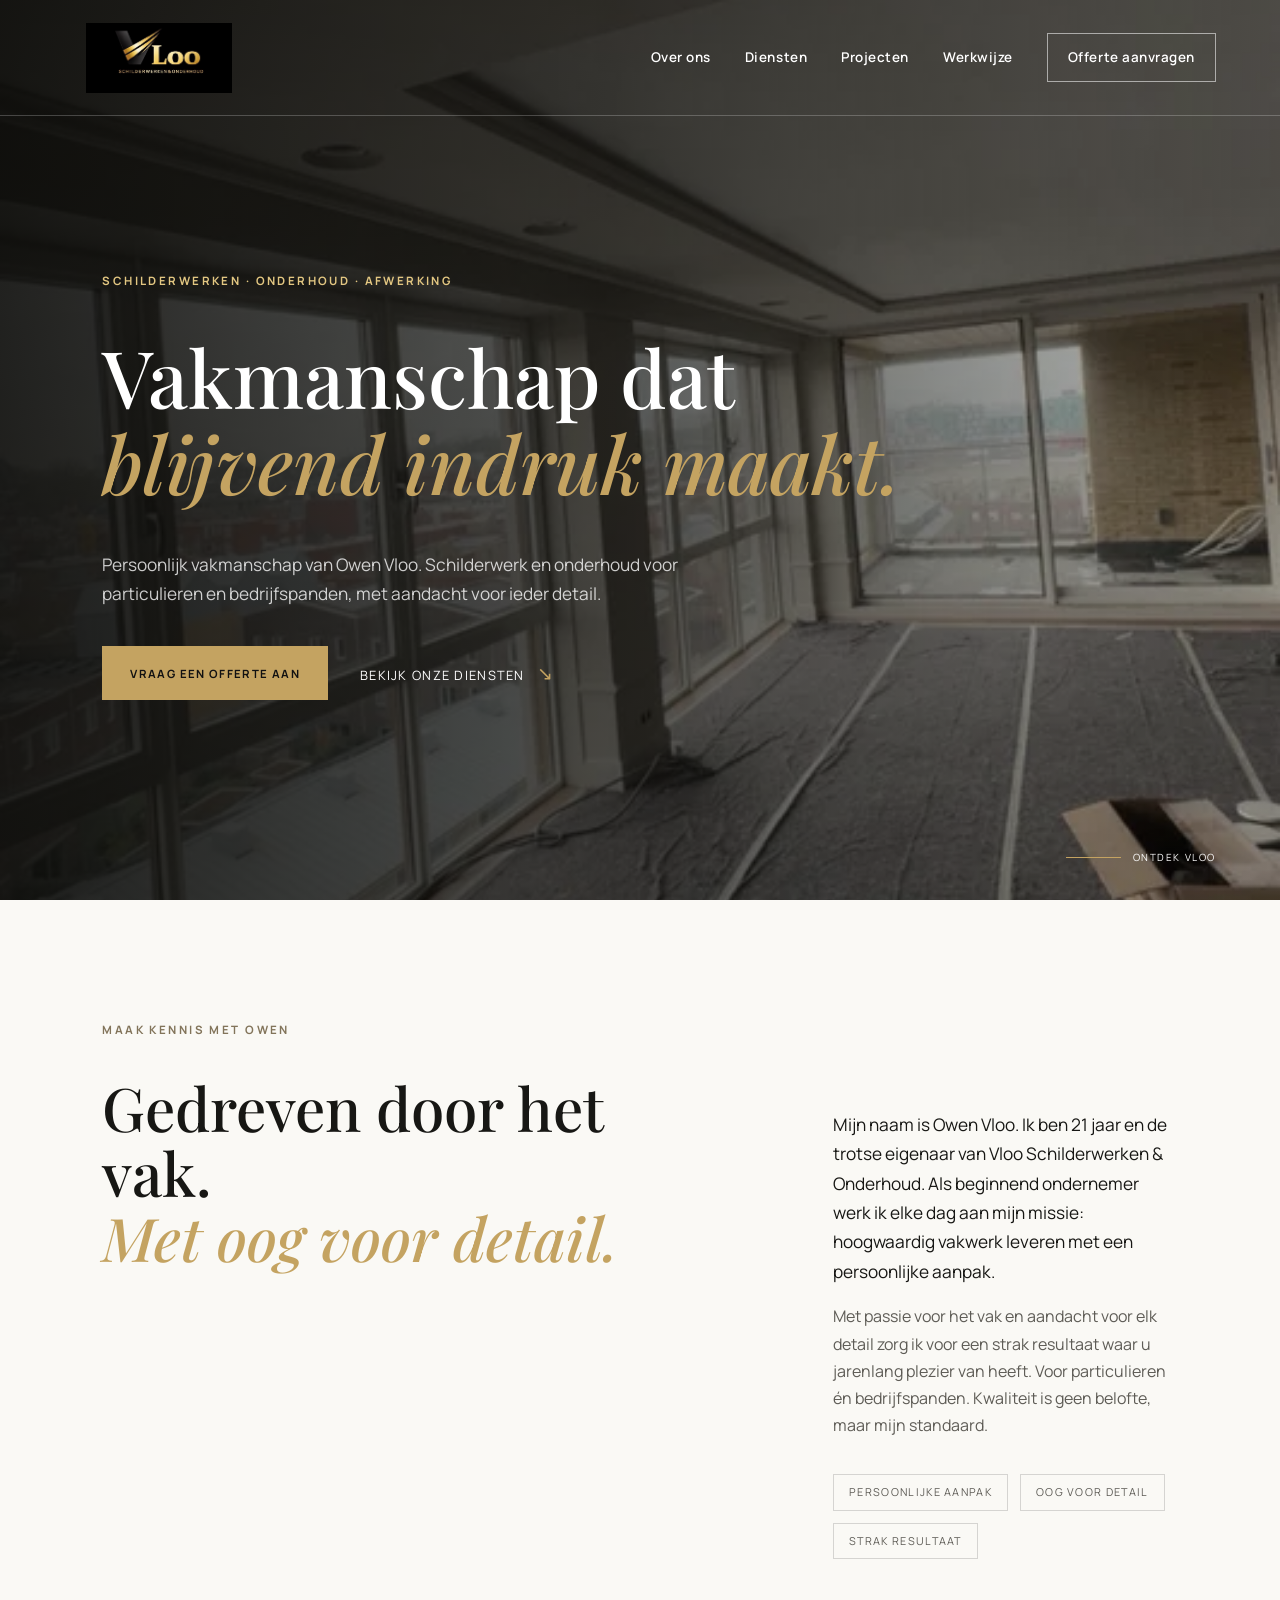
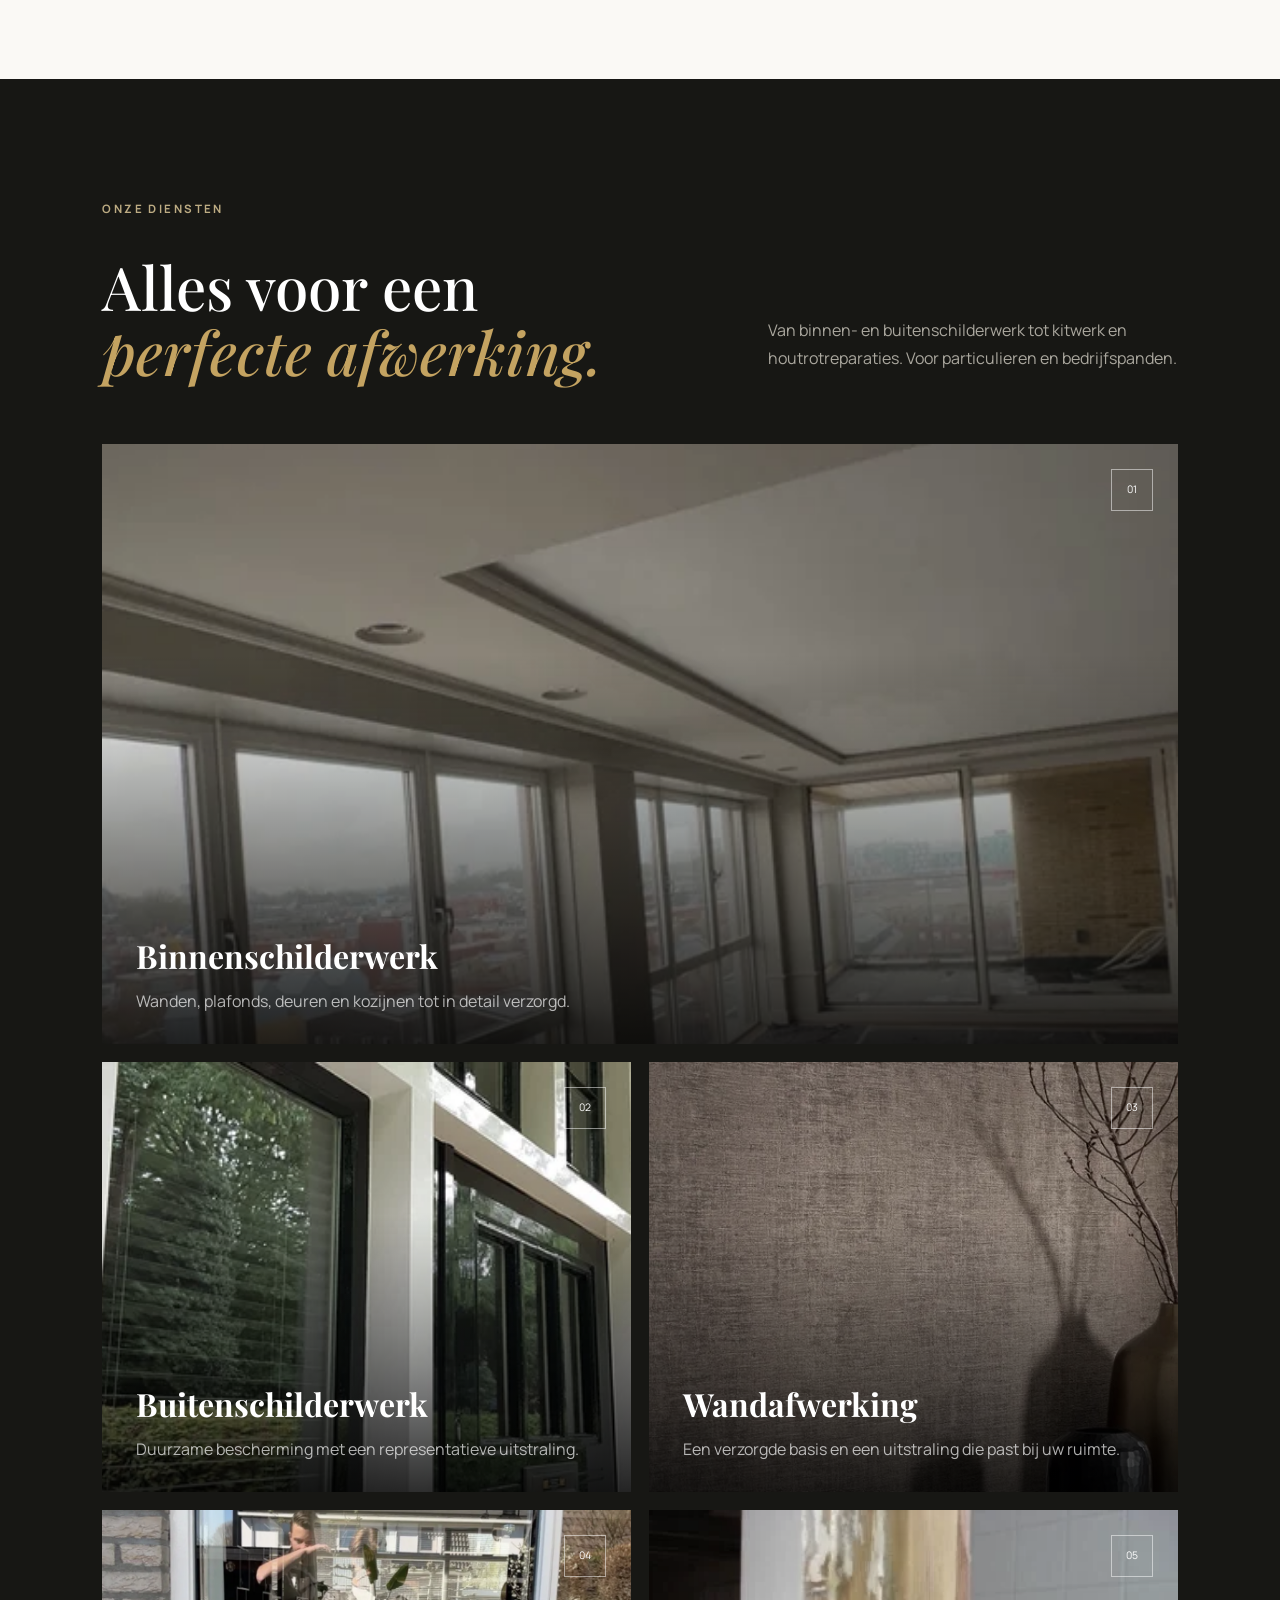
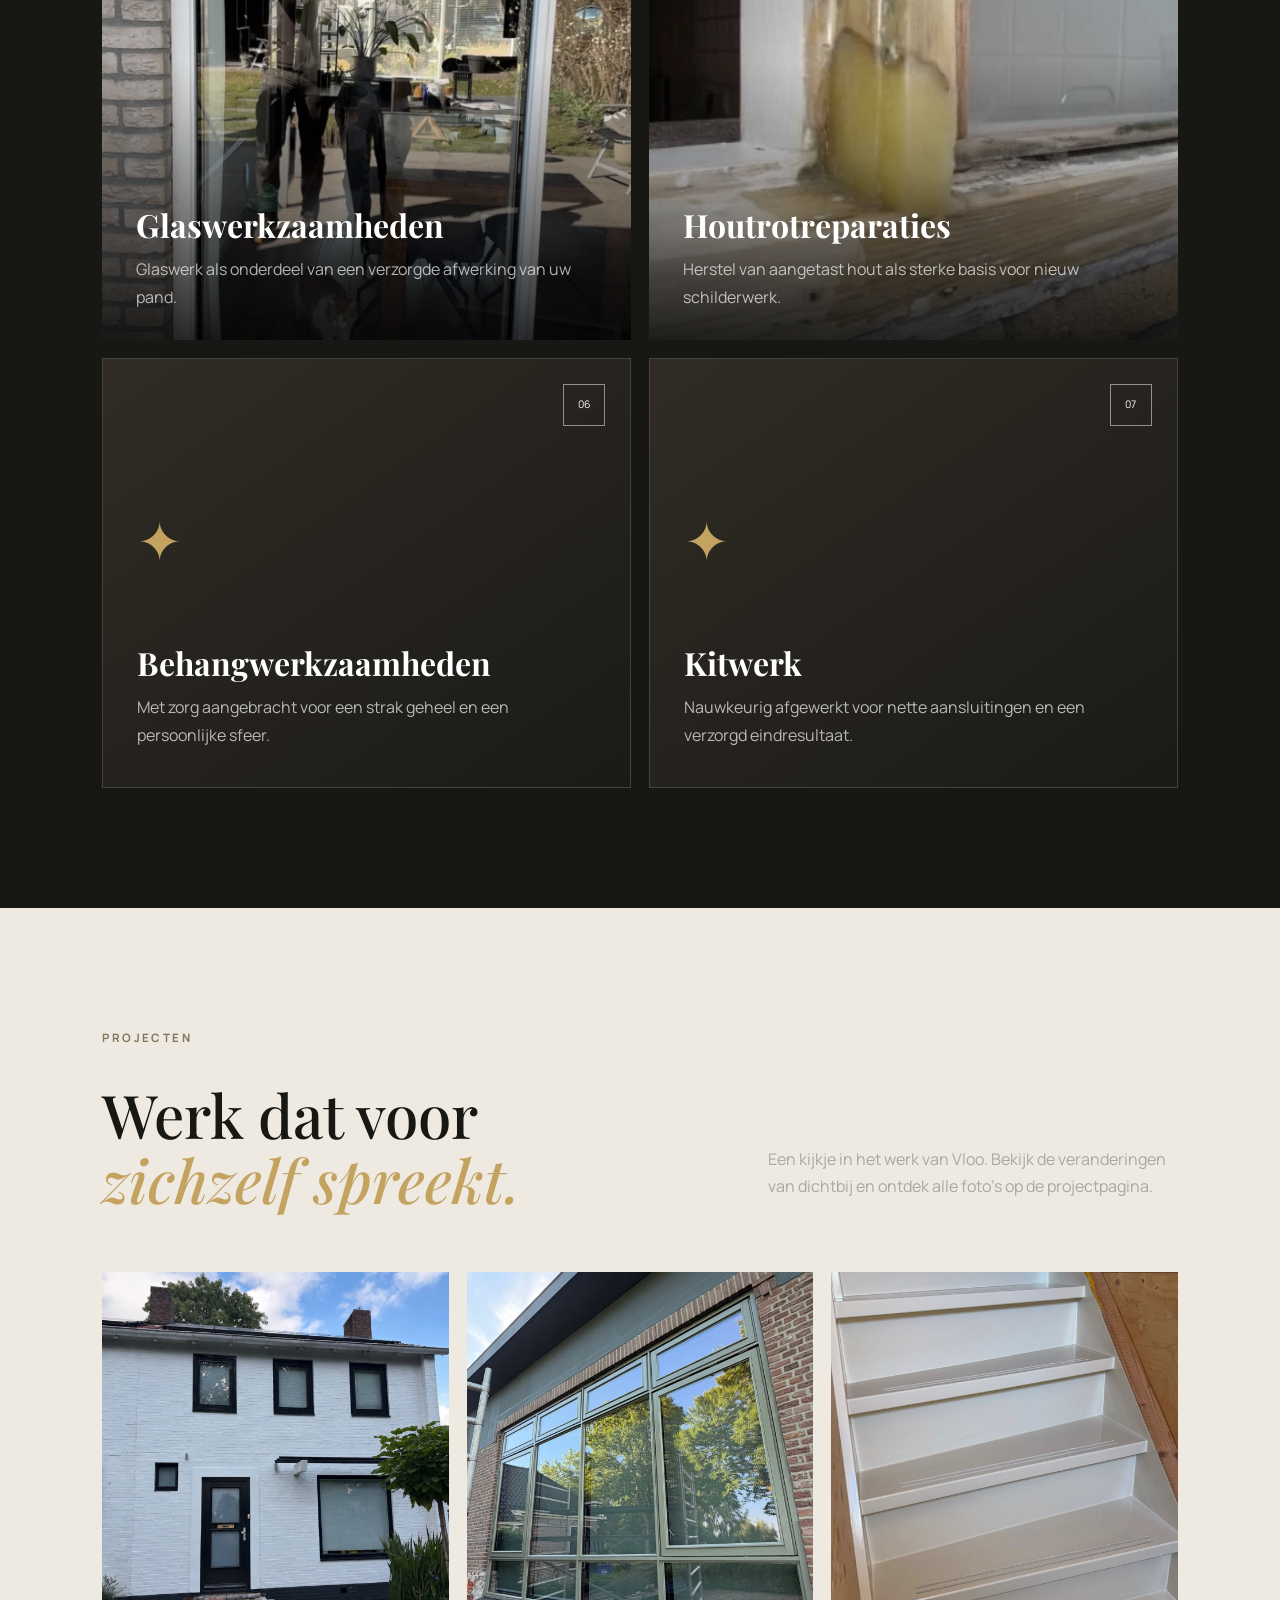
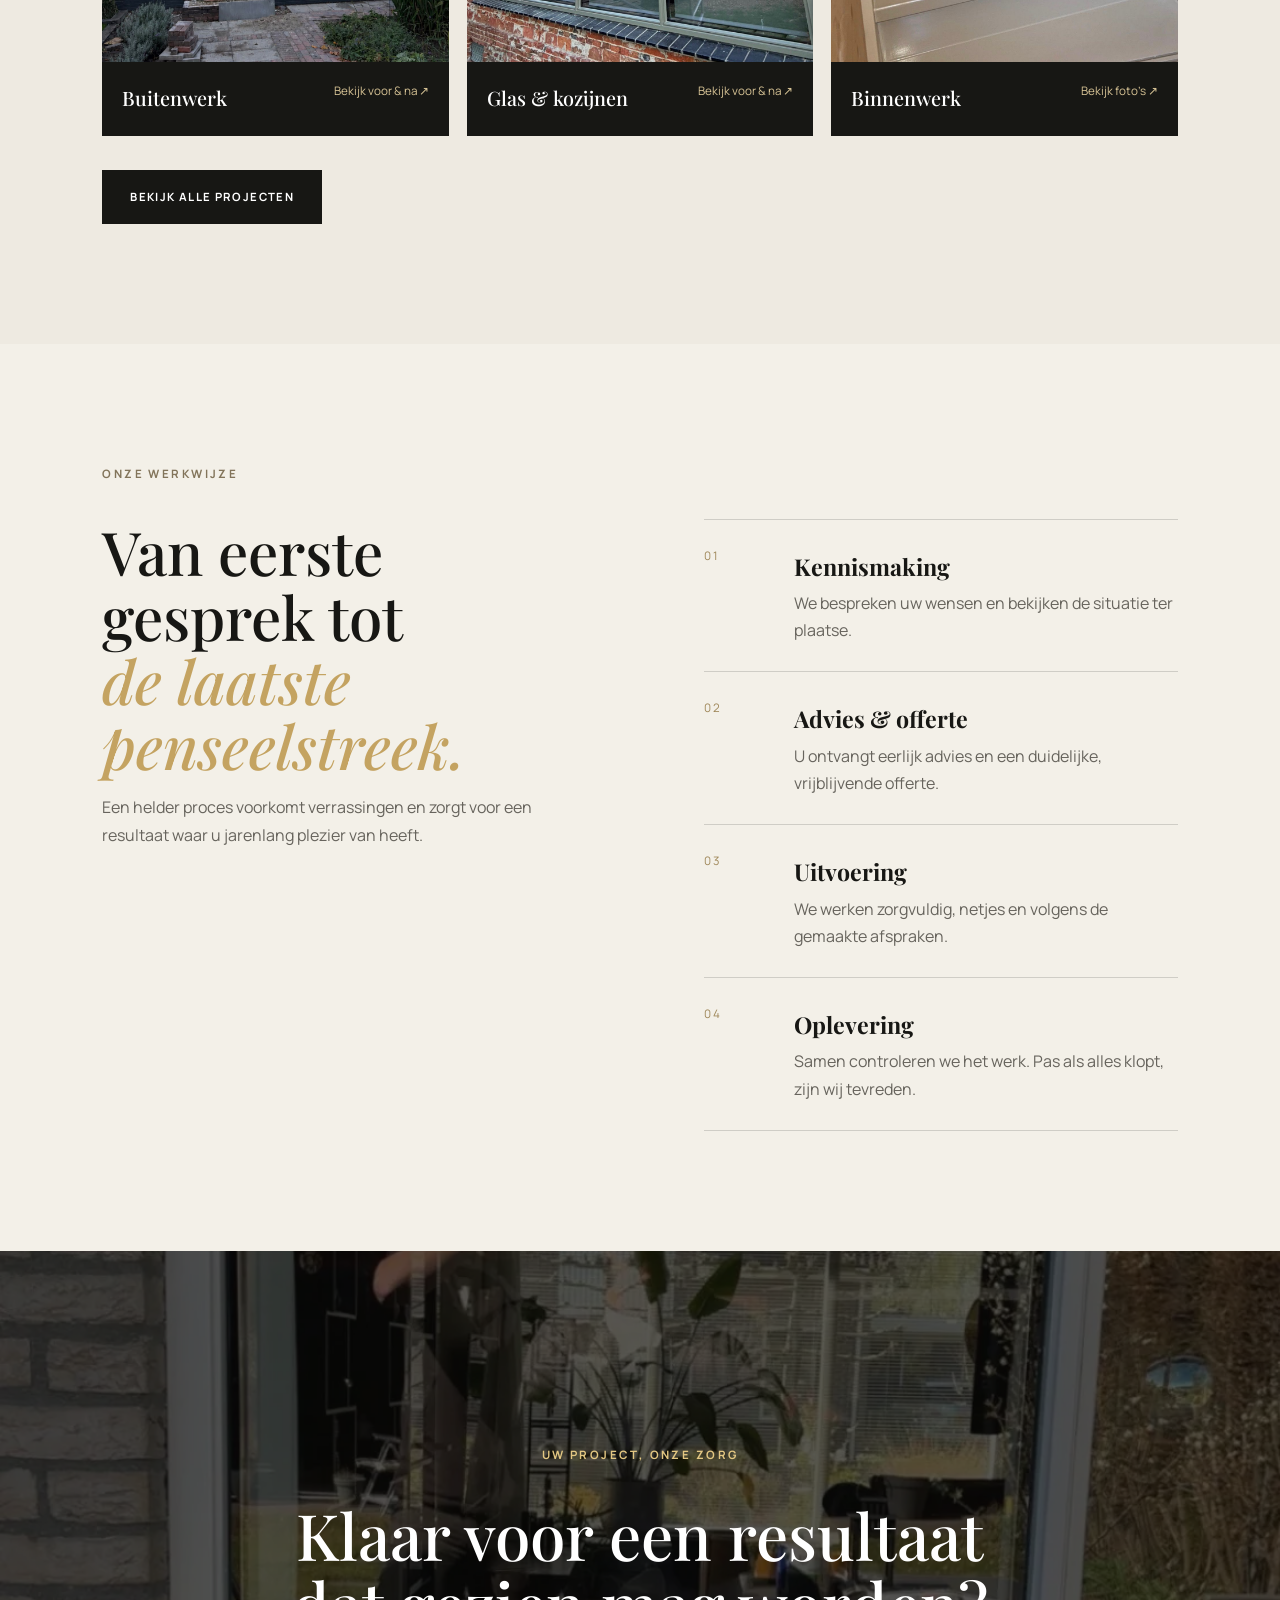
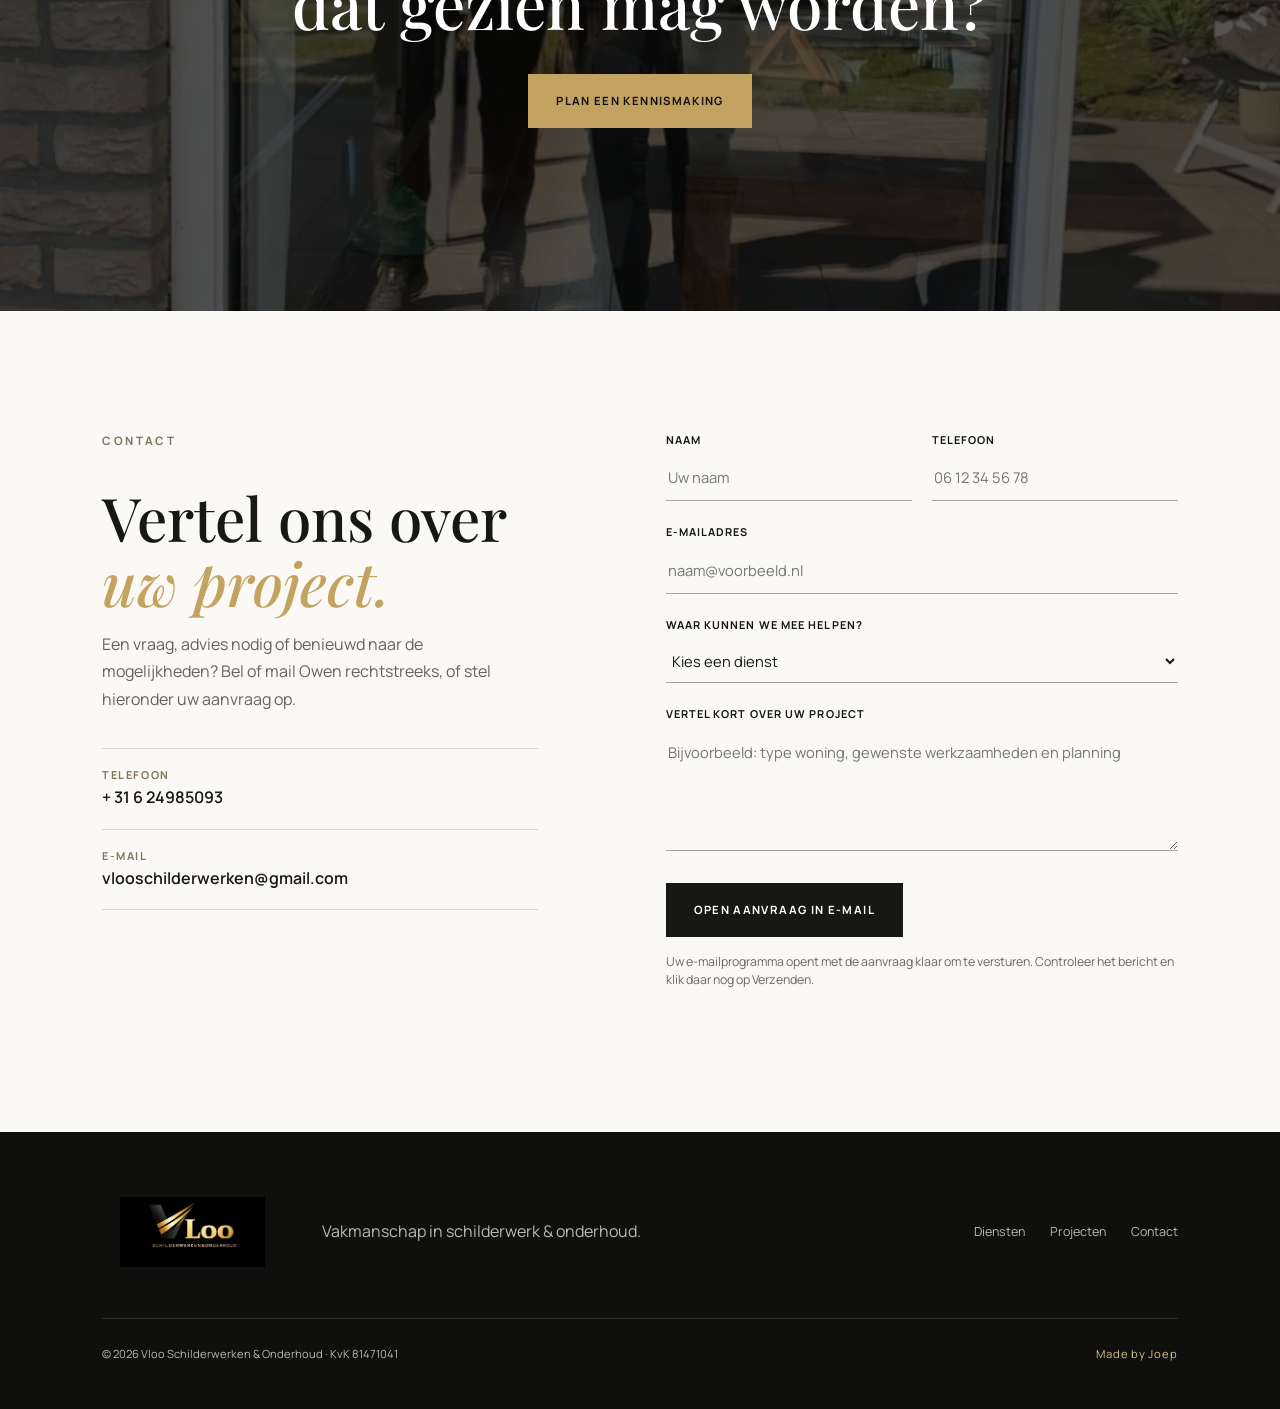
<file: index.html>
<!doctype html>
<html lang="nl">
<head>
  <meta charset="UTF-8">
  <meta name="viewport" content="width=device-width, initial-scale=1.0">
  <meta name="description" content="Owen Vloo verzorgt binnen- en buitenschilderwerk, behangwerk, kitwerk, glaswerk en houtrotreparatie voor particulieren en bedrijfspanden.">
  <title>Vloo | Schilderwerken & Onderhoud</title>
  <link rel="preconnect" href="https://fonts.googleapis.com">
  <link rel="preconnect" href="https://fonts.gstatic.com" crossorigin>
  <link href="https://fonts.googleapis.com/css2?family=Manrope:wght@400;500;600;700&family=Playfair+Display:wght@500;600&display=swap" rel="stylesheet">
  <link rel="stylesheet" href="css/style.css">
</head>
<body>
  <header class="site-header" id="top">
    <a class="brand" href="#top" aria-label="Vloo home">
      <img src="images/logo.webp" alt="Vloo Schilderwerken & Onderhoud">
    </a>
    <button class="menu-toggle" aria-expanded="false" aria-controls="main-nav" aria-label="Menu openen">
      <span></span><span></span>
    </button>
    <nav id="main-nav" class="main-nav" aria-label="Hoofdnavigatie">
      <a href="#over">Over ons</a>
      <a href="#diensten">Diensten</a>
      <a href="projecten.html">Projecten</a>
      <a href="#werkwijze">Werkwijze</a>
      <a href="#contact" class="nav-cta">Offerte aanvragen</a>
    </nav>
  </header>

  <main>
    <section class="hero">
      <div class="hero-image" role="img" aria-label="Licht en strak afgewerkt interieur"></div>
      <div class="hero-overlay"></div>
      <div class="hero-content reveal">
        <p class="eyebrow">Schilderwerken · Onderhoud · Afwerking</p>
        <h1>Vakmanschap dat<br><em>blijvend indruk maakt.</em></h1>
        <p class="hero-copy">Persoonlijk vakmanschap van Owen Vloo. Schilderwerk en onderhoud voor particulieren en bedrijfspanden, met aandacht voor ieder detail.</p>
        <div class="hero-actions">
          <a class="button button-gold" href="#contact">Vraag een offerte aan</a>
          <a class="text-link" href="#diensten">Bekijk onze diensten <span>↘</span></a>
        </div>
      </div>
      <a class="scroll-cue" href="#over" aria-label="Scroll naar beneden"><span></span>Ontdek Vloo</a>
    </section>

    <section class="intro section" id="over">
      <div class="section-label reveal">Maak kennis met Owen</div>
      <div class="intro-grid">
        <h2 class="reveal">Gedreven door het vak.<br><em>Met oog voor detail.</em></h2>
        <div class="intro-copy reveal">
          <p>Mijn naam is Owen Vloo. Ik ben 21 jaar en de trotse eigenaar van Vloo Schilderwerken &amp; Onderhoud. Als beginnend ondernemer werk ik elke dag aan mijn missie: hoogwaardig vakwerk leveren met een persoonlijke aanpak.</p>
          <p>Met passie voor het vak en aandacht voor elk detail zorg ik voor een strak resultaat waar u jarenlang plezier van heeft. Voor particulieren én bedrijfspanden. Kwaliteit is geen belofte, maar mijn standaard.</p>
          <div class="qualities">
            <span>Persoonlijke aanpak</span><span>Oog voor detail</span><span>Strak resultaat</span>
          </div>
        </div>
      </div>
    </section>

    <section class="services section" id="diensten">
      <div class="section-heading reveal">
        <div>
          <div class="section-label">Onze diensten</div>
          <h2>Alles voor een<br><em>perfecte afwerking.</em></h2>
        </div>
        <p>Van binnen- en buitenschilderwerk tot kitwerk en houtrotreparaties. Voor particulieren en bedrijfspanden.</p>
      </div>
      <div class="service-grid">
        <article class="service-card service-large reveal">
          <img src="images/binnenwerk.webp" alt="Strak afgewerkt schilderwerk in een licht appartement">
          <div class="service-shade"></div><div class="service-number">01</div>
          <div class="service-info"><h3>Binnenschilderwerk</h3><p>Wanden, plafonds, deuren en kozijnen tot in detail verzorgd.</p></div>
        </article>
        <article class="service-card reveal">
          <img src="images/buitenwerk.webp" alt="Net geschilderde zwarte voordeur en witte kozijnen">
          <div class="service-shade"></div><div class="service-number">02</div>
          <div class="service-info"><h3>Buitenschilderwerk</h3><p>Duurzame bescherming met een representatieve uitstraling.</p></div>
        </article>
        <article class="service-card reveal">
          <img src="images/wandafwerking.webp" alt="Luxe decoratieve wandafwerking">
          <div class="service-shade"></div><div class="service-number">03</div>
          <div class="service-info"><h3>Wandafwerking</h3><p>Een verzorgde basis en een uitstraling die past bij uw ruimte.</p></div>
        </article>
        <article class="service-card reveal">
          <img src="images/glaswerkzaamheden.webp" alt="Plaatsing en onderhoud van groot raamglas">
          <div class="service-shade"></div><div class="service-number">04</div>
          <div class="service-info"><h3>Glaswerkzaamheden</h3><p>Glaswerk als onderdeel van een verzorgde afwerking van uw pand.</p></div>
        </article>
        <article class="service-card reveal">
          <img src="images/reparatie.webp" alt="Houtreparatie aan een kozijn">
          <div class="service-shade"></div><div class="service-number">05</div>
          <div class="service-info"><h3>Houtrotreparaties</h3><p>Herstel van aangetast hout als sterke basis voor nieuw schilderwerk.</p></div>
        </article>
        <article class="service-card service-text-card reveal">
          <div class="service-number">06</div>
          <div class="service-info"><span class="service-symbol" aria-hidden="true">✦</span><h3>Behangwerkzaamheden</h3><p>Met zorg aangebracht voor een strak geheel en een persoonlijke sfeer.</p></div>
        </article>
        <article class="service-card service-text-card reveal">
          <div class="service-number">07</div>
          <div class="service-info"><span class="service-symbol" aria-hidden="true">✦</span><h3>Kitwerk</h3><p>Nauwkeurig afgewerkt voor nette aansluitingen en een verzorgd eindresultaat.</p></div>
        </article>
      </div>
    </section>

    <section class="featured-projects section" id="projecten">
      <div class="section-heading reveal">
        <div><div class="section-label">Projecten</div><h2>Werk dat voor<br><em>zichzelf spreekt.</em></h2></div>
        <p>Een kijkje in het werk van Vloo. Bekijk de veranderingen van dichtbij en ontdek alle foto's op de projectpagina.</p>
      </div>
      <div class="featured-grid">
        <a class="featured-card reveal" href="projecten.html#buitenwerk"><img src="images/projecten/na-buitenwerk.jpg" alt="Resultaat van geschilderde witte gevel met donkere kozijnen" loading="lazy"><span><strong>Buitenwerk</strong><small>Bekijk voor &amp; na ↗</small></span></a>
        <a class="featured-card reveal" href="projecten.html#glaswerk"><img src="images/projecten/na-glaswerk.jpg" alt="Resultaat van strak afgewerkte raamkozijnen" loading="lazy"><span><strong>Glas &amp; kozijnen</strong><small>Bekijk voor &amp; na ↗</small></span></a>
        <a class="featured-card reveal" href="projecten.html#binnenwerk"><img src="images/projecten/binnenwerk-trap.jpg" alt="Afgewerkte trap en binnenwerk" loading="lazy"><span><strong>Binnenwerk</strong><small>Bekijk foto's ↗</small></span></a>
      </div>
      <a class="button button-dark all-projects-link" href="projecten.html">Bekijk alle projecten</a>
    </section>

    <section class="process section" id="werkwijze">
      <div class="section-label reveal">Onze werkwijze</div>
      <div class="process-grid">
        <div class="process-intro reveal"><h2>Van eerste gesprek tot<br><em>de laatste penseelstreek.</em></h2><p>Een helder proces voorkomt verrassingen en zorgt voor een resultaat waar u jarenlang plezier van heeft.</p></div>
        <ol class="steps">
          <li class="reveal"><span>01</span><div><h3>Kennismaking</h3><p>We bespreken uw wensen en bekijken de situatie ter plaatse.</p></div></li>
          <li class="reveal"><span>02</span><div><h3>Advies & offerte</h3><p>U ontvangt eerlijk advies en een duidelijke, vrijblijvende offerte.</p></div></li>
          <li class="reveal"><span>03</span><div><h3>Uitvoering</h3><p>We werken zorgvuldig, netjes en volgens de gemaakte afspraken.</p></div></li>
          <li class="reveal"><span>04</span><div><h3>Oplevering</h3><p>Samen controleren we het werk. Pas als alles klopt, zijn wij tevreden.</p></div></li>
        </ol>
      </div>
    </section>

    <section class="quote-banner">
      <div class="quote-image"></div><div class="quote-overlay"></div>
      <div class="quote-content reveal"><p class="eyebrow">Uw project, onze zorg</p><h2>Klaar voor een resultaat<br>dat gezien mag worden?</h2><a class="button button-gold" href="#contact">Plan een kennismaking</a></div>
    </section>

    <section class="contact section" id="contact">
      <div class="contact-copy reveal">
        <div class="section-label">Contact</div>
        <h2>Vertel ons over<br><em>uw project.</em></h2>
        <p>Een vraag, advies nodig of benieuwd naar de mogelijkheden? Bel of mail Owen rechtstreeks, of stel hieronder uw aanvraag op.</p>
        <div class="contact-details"><a href="tel:+31624985093"><span>Telefoon</span>+ 31 6 24985093</a><a href="mailto:vlooschilderwerken@gmail.com"><span>E-mail</span>vlooschilderwerken@gmail.com</a></div>
      </div>
      <form class="contact-form reveal" id="offer-form">
        <div class="form-row"><label>Naam<input type="text" name="naam" required autocomplete="name" placeholder="Uw naam"></label><label>Telefoon<input type="tel" name="telefoon" required autocomplete="tel" placeholder="06 12 34 56 78"></label></div>
        <label>E-mailadres<input type="email" name="email" required autocomplete="email" placeholder="naam@voorbeeld.nl"></label>
        <label>Waar kunnen we mee helpen?<select name="dienst" required><option value="">Kies een dienst</option><option>Binnenschilderwerk</option><option>Buitenschilderwerk</option><option>Wandafwerking</option><option>Behangwerkzaamheden</option><option>Kitwerk</option><option>Glaswerkzaamheden</option><option>Houtrotreparaties</option><option>Anders</option></select></label>
        <label>Vertel kort over uw project<textarea name="bericht" rows="4" placeholder="Bijvoorbeeld: type woning, gewenste werkzaamheden en planning"></textarea></label>
        <button class="button button-dark" type="submit">Open aanvraag in e-mail</button>
        <p class="form-hint">Uw e-mailprogramma opent met de aanvraag klaar om te versturen. Controleer het bericht en klik daar nog op Verzenden.</p>
        <p class="form-status" aria-live="polite"></p>
      </form>
    </section>
  </main>

  <footer>
    <a class="brand footer-brand" href="#top"><img src="images/logo.webp" alt="Vloo Schilderwerken & Onderhoud"></a>
    <p>Vakmanschap in schilderwerk & onderhoud.</p>
    <div class="footer-links"><a href="#diensten">Diensten</a><a href="projecten.html">Projecten</a><a href="#contact">Contact</a></div>
    <p class="copyright">© <span id="year"></span> Vloo Schilderwerken &amp; Onderhoud · KvK 81471041 <span class="footer-credit">Made by Joep</span></p>
  </footer>
  <script src="js/script.js"></script>
</body>
</html>
</file>
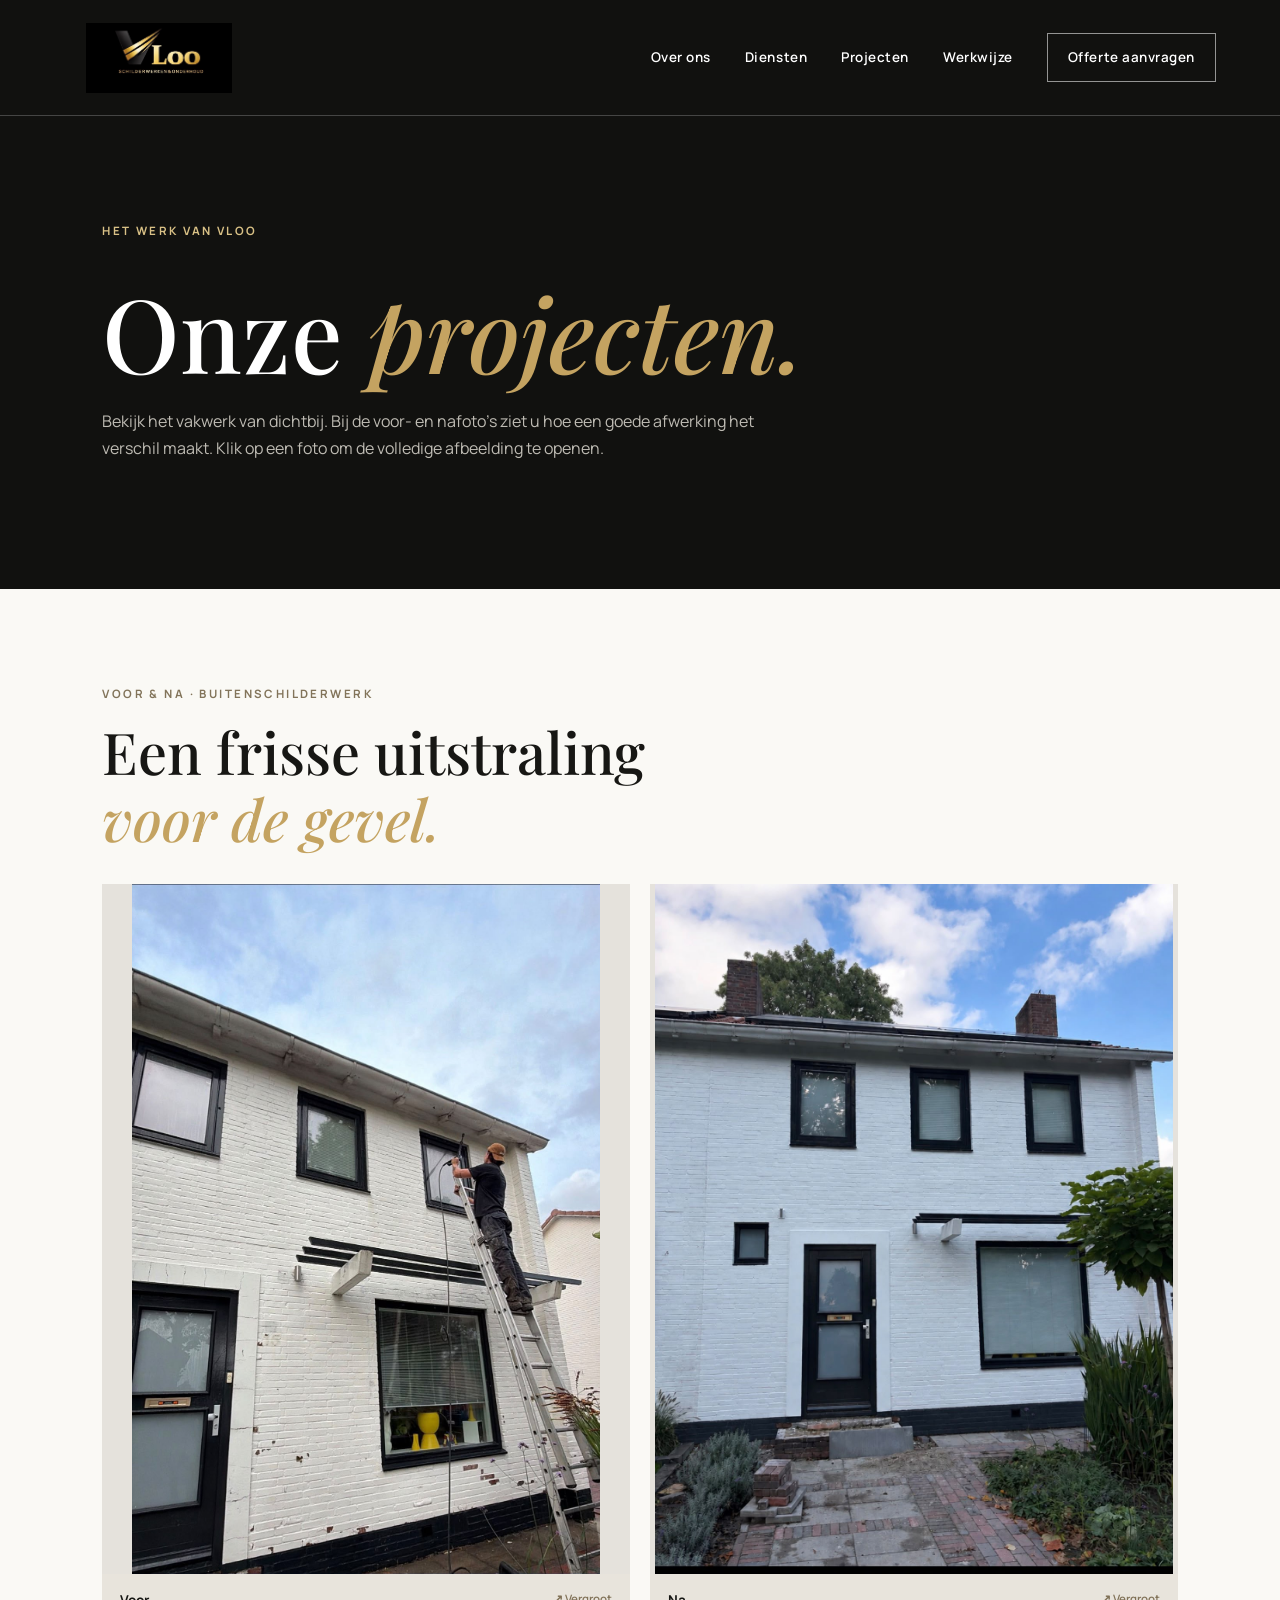
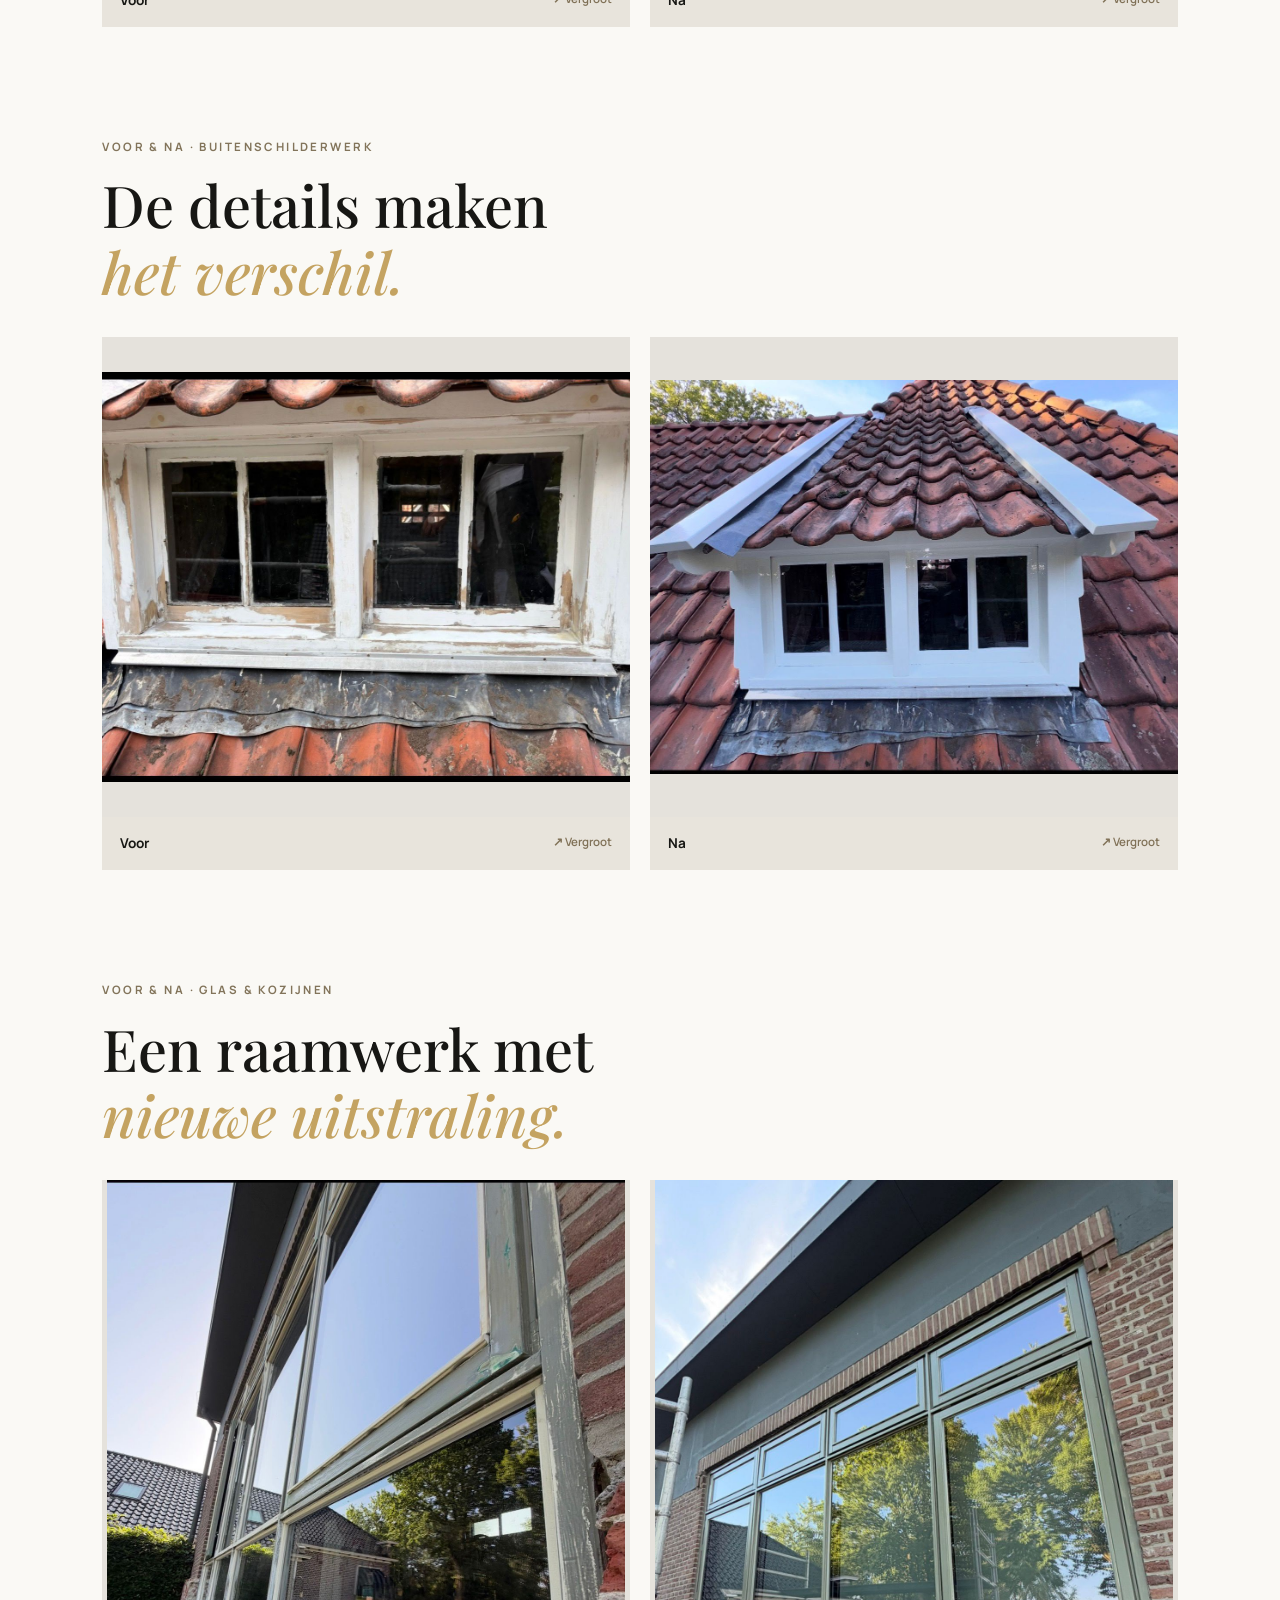
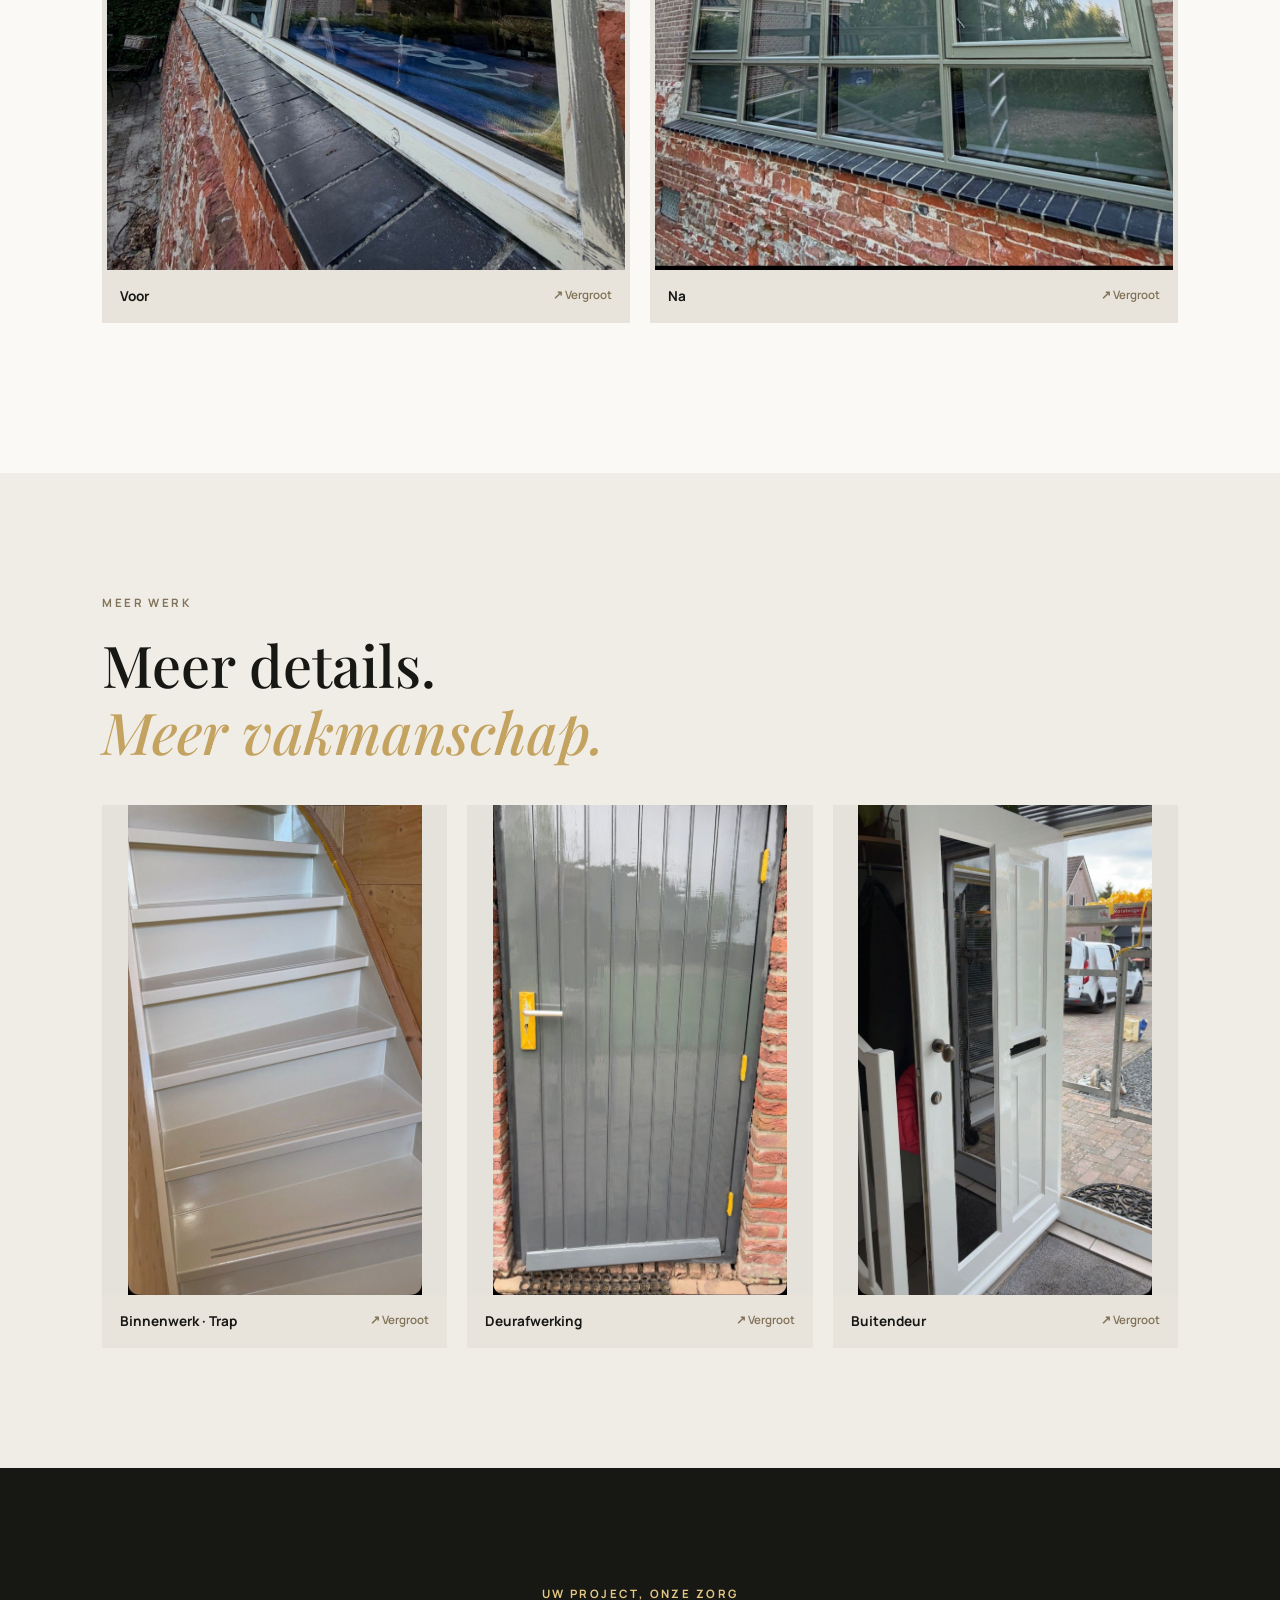
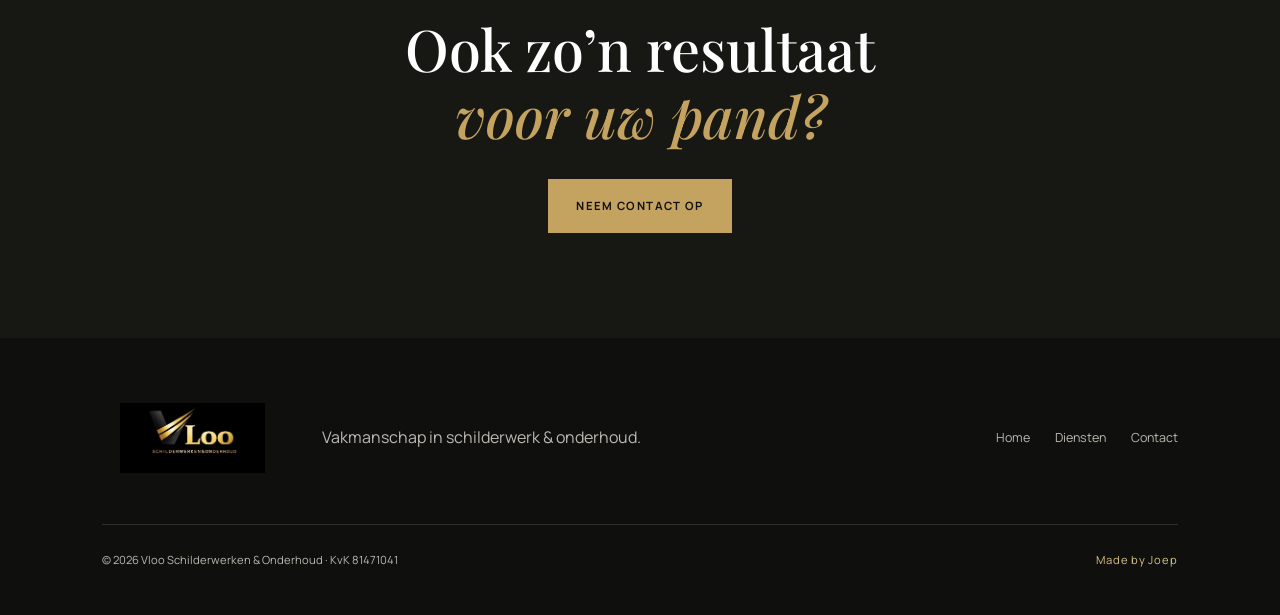
<file: projecten.html>
<!doctype html>
<html lang="nl">
<head>
  <meta charset="UTF-8">
  <meta name="viewport" content="width=device-width, initial-scale=1.0">
  <meta name="description" content="Bekijk de projecten van Vloo Schilderwerken & Onderhoud, inclusief voor- en nafoto's van buitenwerk en glas- en kozijnwerk.">
  <title>Projecten | Vloo Schilderwerken & Onderhoud</title>
  <link rel="preconnect" href="https://fonts.googleapis.com">
  <link rel="preconnect" href="https://fonts.gstatic.com" crossorigin>
  <link href="https://fonts.googleapis.com/css2?family=Manrope:wght@400;500;600;700&family=Playfair+Display:wght@500;600&display=swap" rel="stylesheet">
  <link rel="stylesheet" href="css/style.css">
</head>
<body class="projects-page">
  <header class="site-header" id="top">
    <a class="brand" href="index.html" aria-label="Vloo home"><img src="images/logo.webp" alt="Vloo Schilderwerken & Onderhoud"></a>
    <button class="menu-toggle" aria-expanded="false" aria-controls="main-nav" aria-label="Menu openen"><span></span><span></span></button>
    <nav id="main-nav" class="main-nav" aria-label="Hoofdnavigatie">
      <a href="index.html#over">Over ons</a>
      <a href="index.html#diensten">Diensten</a>
      <a href="projecten.html" aria-current="page">Projecten</a>
      <a href="index.html#werkwijze">Werkwijze</a>
      <a href="index.html#contact" class="nav-cta">Offerte aanvragen</a>
    </nav>
  </header>
  <main>
    <section class="projects-hero">
      <div class="section-label">Het werk van Vloo</div>
      <h1>Onze <em>projecten.</em></h1>
      <p>Bekijk het vakwerk van dichtbij. Bij de voor- en nafoto’s ziet u hoe een goede afwerking het verschil maakt. Klik op een foto om de volledige afbeelding te openen.</p>
    </section>

    <section class="project-list section" aria-label="Voor en na projecten">
      <article class="project-story" id="buitenwerk">
        <div class="project-title"><span class="section-label">Voor &amp; na · Buitenschilderwerk</span><h2>Een frisse uitstraling<br><em>voor de gevel.</em></h2></div>
        <div class="comparison-grid">
          <figure><a href="images/projecten/voor-buitenwerk.jpg" target="_blank" rel="noopener" aria-label="Open voorfoto buitenwerk op volledig formaat"><img src="images/projecten/voor-buitenwerk.jpg" alt="Voor: gevel tijdens de voorbereiding van het schilderwerk" loading="lazy"></a><figcaption>Voor <span>↗ Vergroot</span></figcaption></figure>
          <figure><a href="images/projecten/na-buitenwerk.jpg" target="_blank" rel="noopener" aria-label="Open nafoto buitenwerk op volledig formaat"><img src="images/projecten/na-buitenwerk.jpg" alt="Na: witte gevel en donkere kozijnen na afronding van het buitenwerk" loading="lazy"></a><figcaption>Na <span>↗ Vergroot</span></figcaption></figure>
        </div>
      </article>
      <article class="project-story" id="buitenwerk-twee">
        <div class="project-title"><span class="section-label">Voor &amp; na · Buitenschilderwerk</span><h2>De details maken<br><em>het verschil.</em></h2></div>
        <div class="comparison-grid comparison-landscape">
          <figure><a href="images/projecten/voor-buitenwerk-2.jpg" target="_blank" rel="noopener" aria-label="Open tweede voorfoto buitenwerk op volledig formaat"><img src="images/projecten/voor-buitenwerk-2.jpg" alt="Voor: tweede buitenproject voor afwerking" loading="lazy"></a><figcaption>Voor <span>↗ Vergroot</span></figcaption></figure>
          <figure><a href="images/projecten/na-buitenwerk-2.jpg" target="_blank" rel="noopener" aria-label="Open tweede nafoto buitenwerk op volledig formaat"><img src="images/projecten/na-buitenwerk-2.jpg" alt="Na: tweede buitenproject na afwerking" loading="lazy"></a><figcaption>Na <span>↗ Vergroot</span></figcaption></figure>
        </div>
      </article>
      <article class="project-story" id="glaswerk">
        <div class="project-title"><span class="section-label">Voor &amp; na · Glas &amp; kozijnen</span><h2>Een raamwerk met<br><em>nieuwe uitstraling.</em></h2></div>
        <div class="comparison-grid">
          <figure><a href="images/projecten/voor-glaswerk.jpg" target="_blank" rel="noopener" aria-label="Open voorfoto raam en kozijnen op volledig formaat"><img src="images/projecten/voor-glaswerk.jpg" alt="Voor: raam en kozijnen voor afwerking" loading="lazy"></a><figcaption>Voor <span>↗ Vergroot</span></figcaption></figure>
          <figure><a href="images/projecten/na-glaswerk.jpg" target="_blank" rel="noopener" aria-label="Open nafoto raam en kozijnen op volledig formaat"><img src="images/projecten/na-glaswerk.jpg" alt="Na: raam en kozijnen na afwerking" loading="lazy"></a><figcaption>Na <span>↗ Vergroot</span></figcaption></figure>
        </div>
      </article>
    </section>

    <section class="more-work section" id="binnenwerk">
      <div class="section-label">Meer werk</div>
      <h2>Meer details.<br><em>Meer vakmanschap.</em></h2>
      <div class="more-work-grid">
        <figure><a href="images/projecten/binnenwerk-trap.jpg" target="_blank" rel="noopener" aria-label="Open foto binnenwerk trap op volledig formaat"><img src="images/projecten/binnenwerk-trap.jpg" alt="Binnenwerk aan een trap" loading="lazy"></a><figcaption>Binnenwerk · Trap <span>↗ Vergroot</span></figcaption></figure>
        <figure><a href="images/projecten/na-deur.jpg" target="_blank" rel="noopener" aria-label="Open foto van afgewerkte deur op volledig formaat"><img src="images/projecten/na-deur.jpg" alt="Afgewerkte deur" loading="lazy"></a><figcaption>Deurafwerking <span>↗ Vergroot</span></figcaption></figure>
        <figure><a href="images/projecten/na-buitendeur.jpg" target="_blank" rel="noopener" aria-label="Open foto van afgewerkte buitendeur op volledig formaat"><img src="images/projecten/na-buitendeur.jpg" alt="Afgewerkte buitendeur" loading="lazy"></a><figcaption>Buitendeur <span>↗ Vergroot</span></figcaption></figure>
      </div>
    </section>
    <section class="projects-end"><p class="eyebrow">Uw project, onze zorg</p><h2>Ook zo’n resultaat<br><em>voor uw pand?</em></h2><a class="button button-gold" href="index.html#contact">Neem contact op</a></section>
  </main>
  <footer>
    <a class="brand footer-brand" href="index.html"><img src="images/logo.webp" alt="Vloo Schilderwerken & Onderhoud"></a>
    <p>Vakmanschap in schilderwerk &amp; onderhoud.</p>
    <div class="footer-links"><a href="index.html">Home</a><a href="index.html#diensten">Diensten</a><a href="index.html#contact">Contact</a></div>
    <p class="copyright">© <span id="year"></span> Vloo Schilderwerken &amp; Onderhoud · KvK 81471041 <span class="footer-credit">Made by Joep</span></p>
  </footer>
  <script src="js/script.js"></script>
</body>
</html>
</file>
<file: css/style.css>
:root{--ink:#171714;--cream:#f3f0e8;--paper:#faf9f5;--gold:#c4a361;--line:rgba(23,23,20,.16);--serif:'Playfair Display',Georgia,serif;--sans:'Manrope',Arial,sans-serif}
*{box-sizing:border-box}html{scroll-behavior:smooth}body{margin:0;background:var(--paper);color:var(--ink);font-family:var(--sans);font-size:16px;line-height:1.7}img{display:block;width:100%}a{color:inherit;text-decoration:none}button,input,select,textarea{font:inherit}.site-header{position:absolute;z-index:20;top:0;left:0;width:100%;height:116px;padding:22px 5vw;display:flex;align-items:center;justify-content:space-between;border-bottom:1px solid rgba(255,255,255,.22)}.brand{width:190px;height:70px;overflow:hidden}.brand img{height:100%;object-fit:contain}.main-nav{display:flex;gap:34px;align-items:center;color:#fff;font-size:.84rem;font-weight:600;letter-spacing:.04em}.main-nav a{transition:color .25s}.main-nav a:hover{color:#e4c57f}.nav-cta{padding:12px 20px;border:1px solid rgba(255,255,255,.55)}.menu-toggle{display:none;background:none;border:0}.hero{min-height:100vh;position:relative;display:flex;align-items:center;padding:160px 8vw 100px;color:#fff}.hero-image,.quote-image{position:absolute;inset:0;background:center 46%/cover no-repeat}.hero-image{background-image:url('../images/binnenwerk.webp');filter:saturate(.65)}.hero-overlay{position:absolute;inset:0;background:linear-gradient(90deg,rgba(10,10,8,.9) 0%,rgba(10,10,8,.66) 48%,rgba(10,10,8,.22) 100%)}.hero-content{position:relative;z-index:2;max-width:850px}.eyebrow,.section-label{text-transform:uppercase;letter-spacing:.21em;font-size:.72rem;font-weight:700}.eyebrow{color:#e3c782}.hero h1,.section h2,.quote-content h2{font-family:var(--serif);font-weight:500;line-height:1.08;margin:.55em 0;font-size:clamp(3rem,6.2vw,6.3rem)}em{color:var(--gold);font-weight:500}.hero-copy{max-width:600px;font-size:1.08rem;color:rgba(255,255,255,.78)}.hero-actions{display:flex;align-items:center;gap:32px;margin-top:38px}.button{display:inline-flex;justify-content:center;align-items:center;min-height:54px;padding:0 28px;border:0;text-transform:uppercase;letter-spacing:.12em;font-size:.71rem;font-weight:700;cursor:pointer;transition:transform .2s,background .2s}.button:hover{transform:translateY(-2px)}.button-gold{background:var(--gold);color:#111}.button-gold:hover{background:#d2b675}.text-link{font-size:.8rem;text-transform:uppercase;letter-spacing:.1em}.text-link span{font-size:1.2rem;margin-left:8px;color:var(--gold)}.scroll-cue{position:absolute;z-index:2;right:5vw;bottom:34px;display:flex;align-items:center;gap:12px;text-transform:uppercase;letter-spacing:.16em;font-size:.62rem}.scroll-cue span{display:block;width:55px;height:1px;background:var(--gold)}.section{padding:120px 8vw}.section-label{color:#82745a;margin-bottom:35px}.intro-grid{display:grid;grid-template-columns:1.4fr .8fr;gap:10vw;align-items:start}.intro h2,.section-heading h2,.process h2,.contact h2{font-size:clamp(2.5rem,4.7vw,5rem);margin:0}.intro-copy{padding-top:18px;color:#5e5c56}.intro-copy p:first-child{color:var(--ink);font-size:1.08rem}.qualities{display:flex;gap:12px;flex-wrap:wrap;margin-top:35px}.qualities span{padding:8px 15px;border:1px solid var(--line);font-size:.68rem;text-transform:uppercase;letter-spacing:.12em}.services{background:var(--ink);color:#fff}.section-heading{display:flex;align-items:end;justify-content:space-between;gap:50px;margin-bottom:60px}.section-heading p{max-width:410px;color:#aaa79e;margin-bottom:12px}.services .section-label{color:#bdac83}.service-grid{display:grid;grid-template-columns:repeat(2,1fr);gap:18px}.service-card{position:relative;min-height:430px;overflow:hidden}.service-card img{position:absolute;inset:0;height:100%;object-fit:cover;filter:saturate(.7);transition:transform .7s,filter .7s}.service-card:hover img{transform:scale(1.04);filter:saturate(.95)}.service-large{grid-column:1/-1;min-height:600px}.service-large img{object-position:center 35%}.service-shade{position:absolute;inset:0;background:linear-gradient(0deg,rgba(0,0,0,.82),transparent 65%)}.service-number{position:absolute;top:25px;right:25px;border:1px solid rgba(255,255,255,.5);width:42px;height:42px;display:grid;place-items:center;font-size:.65rem}.service-info{position:absolute;left:34px;right:34px;bottom:25px}.service-info h3{font-family:var(--serif);font-size:2rem;margin:0}.service-info p{color:rgba(255,255,255,.68);margin:4px 0;max-width:520px}.process{background:var(--cream)}.process-grid{display:grid;grid-template-columns:1fr 1fr;gap:10vw}.process-intro p{max-width:500px;color:#67645d}.steps{list-style:none;margin:0;padding:0}.steps li{display:grid;grid-template-columns:70px 1fr;gap:20px;padding:27px 0;border-top:1px solid var(--line)}.steps li:last-child{border-bottom:1px solid var(--line)}.steps span{color:#9f8759;font-size:.73rem;letter-spacing:.14em}.steps h3{margin:0;font-family:var(--serif);font-size:1.45rem}.steps p{margin:4px 0 0;color:#67645d}.quote-banner{min-height:660px;position:relative;display:grid;place-items:center;text-align:center;color:#fff;padding:90px 20px}.quote-image{background-image:url('../images/glaswerkzaamheden.webp')}.quote-overlay{position:absolute;inset:0;background:rgba(9,10,8,.68)}.quote-content{position:relative;z-index:2}.quote-content h2{font-size:clamp(2.8rem,5vw,5.5rem)}.contact{display:grid;grid-template-columns:.85fr 1fr;gap:10vw}.contact-copy>p{color:#66635c;max-width:500px}.contact-note{margin-top:35px;padding:20px;border-left:2px solid var(--gold);background:#f3f0e8;display:flex;flex-direction:column}.contact-note strong{font-size:.75rem;text-transform:uppercase;letter-spacing:.1em}.contact-note span{font-size:.8rem;color:#706d66}.contact-form{display:grid;gap:22px}.form-row{display:grid;grid-template-columns:1fr 1fr;gap:20px}.contact-form label{display:grid;gap:6px;text-transform:uppercase;letter-spacing:.1em;font-weight:700;font-size:.68rem}.contact-form input,.contact-form select,.contact-form textarea{width:100%;border:0;border-bottom:1px solid #aaa69d;background:transparent;padding:10px 2px;color:var(--ink);outline:none;text-transform:none;letter-spacing:0;font-weight:400;font-size:.92rem}.contact-form input:focus,.contact-form select:focus,.contact-form textarea:focus{border-color:var(--gold)}.contact-form textarea{resize:vertical}.button-dark{background:var(--ink);color:#fff;justify-self:start;margin-top:10px}.form-status{margin:0;font-size:.84rem;color:#6d5a33}footer{background:#0f0f0d;color:#bbb9b0;padding:65px 8vw 35px;display:grid;grid-template-columns:auto 1fr auto;gap:40px;align-items:center}.footer-brand{width:180px}.footer-links{display:flex;gap:25px;font-size:.78rem}.copyright{grid-column:1/-1;border-top:1px solid #2e2e29;padding-top:25px;font-size:.7rem}.reveal{opacity:0;transform:translateY(24px);transition:opacity .8s ease,transform .8s ease}.reveal.visible{opacity:1;transform:none}
@media(max-width:850px){.site-header{height:90px;padding:15px 5vw}.brand{width:145px;height:58px}.menu-toggle{display:grid;gap:7px;position:relative;z-index:30}.menu-toggle span{display:block;width:27px;height:1px;background:#fff}.main-nav{position:fixed;inset:0;background:#11110f;flex-direction:column;justify-content:center;font-family:var(--serif);font-size:1.8rem;opacity:0;visibility:hidden;transition:.3s}.main-nav.open{opacity:1;visibility:visible}.hero{padding:140px 7vw 90px;min-height:850px}.hero-overlay{background:rgba(10,10,8,.66)}.hero h1{font-size:clamp(2.75rem,12vw,4.4rem)}.hero-actions{align-items:flex-start;flex-direction:column}.scroll-cue{display:none}.section{padding:85px 7vw}.intro-grid,.process-grid,.contact{grid-template-columns:1fr;gap:45px}.section-heading{display:block}.section-heading>p{margin-top:25px}.service-grid{grid-template-columns:1fr}.service-large{grid-column:auto;min-height:450px}.service-card{min-height:420px}.service-info{left:24px;right:24px}.form-row{grid-template-columns:1fr}.quote-banner{min-height:560px}footer{grid-template-columns:1fr;gap:20px}.copyright{grid-column:auto}.footer-links{flex-wrap:wrap}}
@media(prefers-reduced-motion:reduce){html{scroll-behavior:auto}.reveal{opacity:1;transform:none;transition:none}}
.service-text-card{background:linear-gradient(145deg,#302c25,#1b1a17);border:1px solid #494236}.service-text-card .service-info{bottom:34px}.service-symbol{display:block;color:var(--gold);font-family:var(--serif);font-size:3.4rem;line-height:1;margin-bottom:70px}.contact-details{margin-top:35px;border-top:1px solid var(--line)}.contact-details a,.contact-details div{display:block;padding:17px 0;border-bottom:1px solid var(--line);font-weight:600;overflow-wrap:anywhere}.contact-details a:hover{color:#9d7737}.contact-details span{display:block;color:#82745a;text-transform:uppercase;letter-spacing:.14em;font-size:.68rem;font-weight:700}.form-hint{margin:-6px 0 0;color:#6b675d;font-size:.77rem;line-height:1.5}
.featured-projects{background:#eeeae1}.featured-grid{display:grid;grid-template-columns:repeat(3,minmax(0,1fr));gap:18px}.featured-card{display:block;background:var(--ink);color:#fff;overflow:hidden}.featured-card img{height:390px;object-fit:cover;transition:transform .5s}.featured-card:hover img{transform:scale(1.035)}.featured-card span{display:flex;justify-content:space-between;gap:12px;padding:20px}.featured-card strong{font-family:var(--serif);font-size:1.24rem;font-weight:500}.featured-card small{font-size:.73rem;white-space:nowrap;color:#d8c496}.all-projects-link{margin-top:34px}.footer-credit{float:right;color:#d9c186;font-size:.7rem;letter-spacing:.07em}.projects-page .site-header{position:relative;background:#11110f}.projects-hero{background:#11110f;color:#fff;padding:105px 8vw 110px}.projects-hero .section-label{color:#d9c186}.projects-hero h1{font-family:var(--serif);font-size:clamp(3.7rem,8vw,8rem);font-weight:500;line-height:1.1;margin:0 0 20px}.projects-hero p{max-width:680px;color:#bebbb3}.project-list{padding-top:95px;padding-bottom:40px}.project-story{scroll-margin-top:30px;margin-bottom:110px}.project-title{margin-bottom:32px}.project-title .section-label{display:block;margin-bottom:15px}.project-title h2,.more-work h2,.projects-end h2{font-family:var(--serif);font-size:clamp(2.5rem,4.5vw,4.7rem);line-height:1.16;font-weight:500;margin:0}.comparison-grid{display:grid;grid-template-columns:repeat(2,minmax(0,1fr));gap:20px}.comparison-grid figure,.more-work-grid figure{min-width:0;margin:0;background:#e8e4dc}.comparison-grid figure a,.more-work-grid figure a{display:grid;place-items:center;background:#e5e2dc}.comparison-grid img{width:100%;height:min(60vw,690px);object-fit:contain}.comparison-landscape img{height:min(40vw,480px)}.comparison-grid figcaption,.more-work-grid figcaption{padding:15px 18px;display:flex;justify-content:space-between;gap:10px;font-size:.85rem;font-weight:700}.comparison-grid figcaption span,.more-work-grid figcaption span{color:#807157;font-size:.72rem;font-weight:600}.more-work{background:#f0ede6}.more-work .section-label{margin-bottom:18px}.more-work-grid{display:grid;grid-template-columns:repeat(3,minmax(0,1fr));gap:20px;margin-top:40px}.more-work-grid img{height:490px;width:100%;object-fit:contain}.projects-end{text-align:center;padding:105px 20px;background:#171714;color:#fff}.projects-end .button{margin-top:30px}
@media(max-width:850px){.featured-grid,.more-work-grid{grid-template-columns:1fr}.featured-card img{height:380px}.comparison-grid{gap:10px}.comparison-grid img{height:min(68vw,500px)}.comparison-landscape img{height:min(38vw,350px)}.comparison-grid figcaption,.more-work-grid figcaption{padding:12px;font-size:.8rem}.more-work-grid img{height:560px}.projects-hero{padding:80px 7vw}.project-list{padding-top:75px}.project-story{margin-bottom:80px}}
@media(max-width:550px){.comparison-grid{grid-template-columns:1fr}.comparison-grid img,.comparison-landscape img{height:auto;max-height:none}.featured-card img{height:340px}.more-work-grid img{height:auto}.footer-credit{float:none;display:block;margin-top:8px}}
</file>
